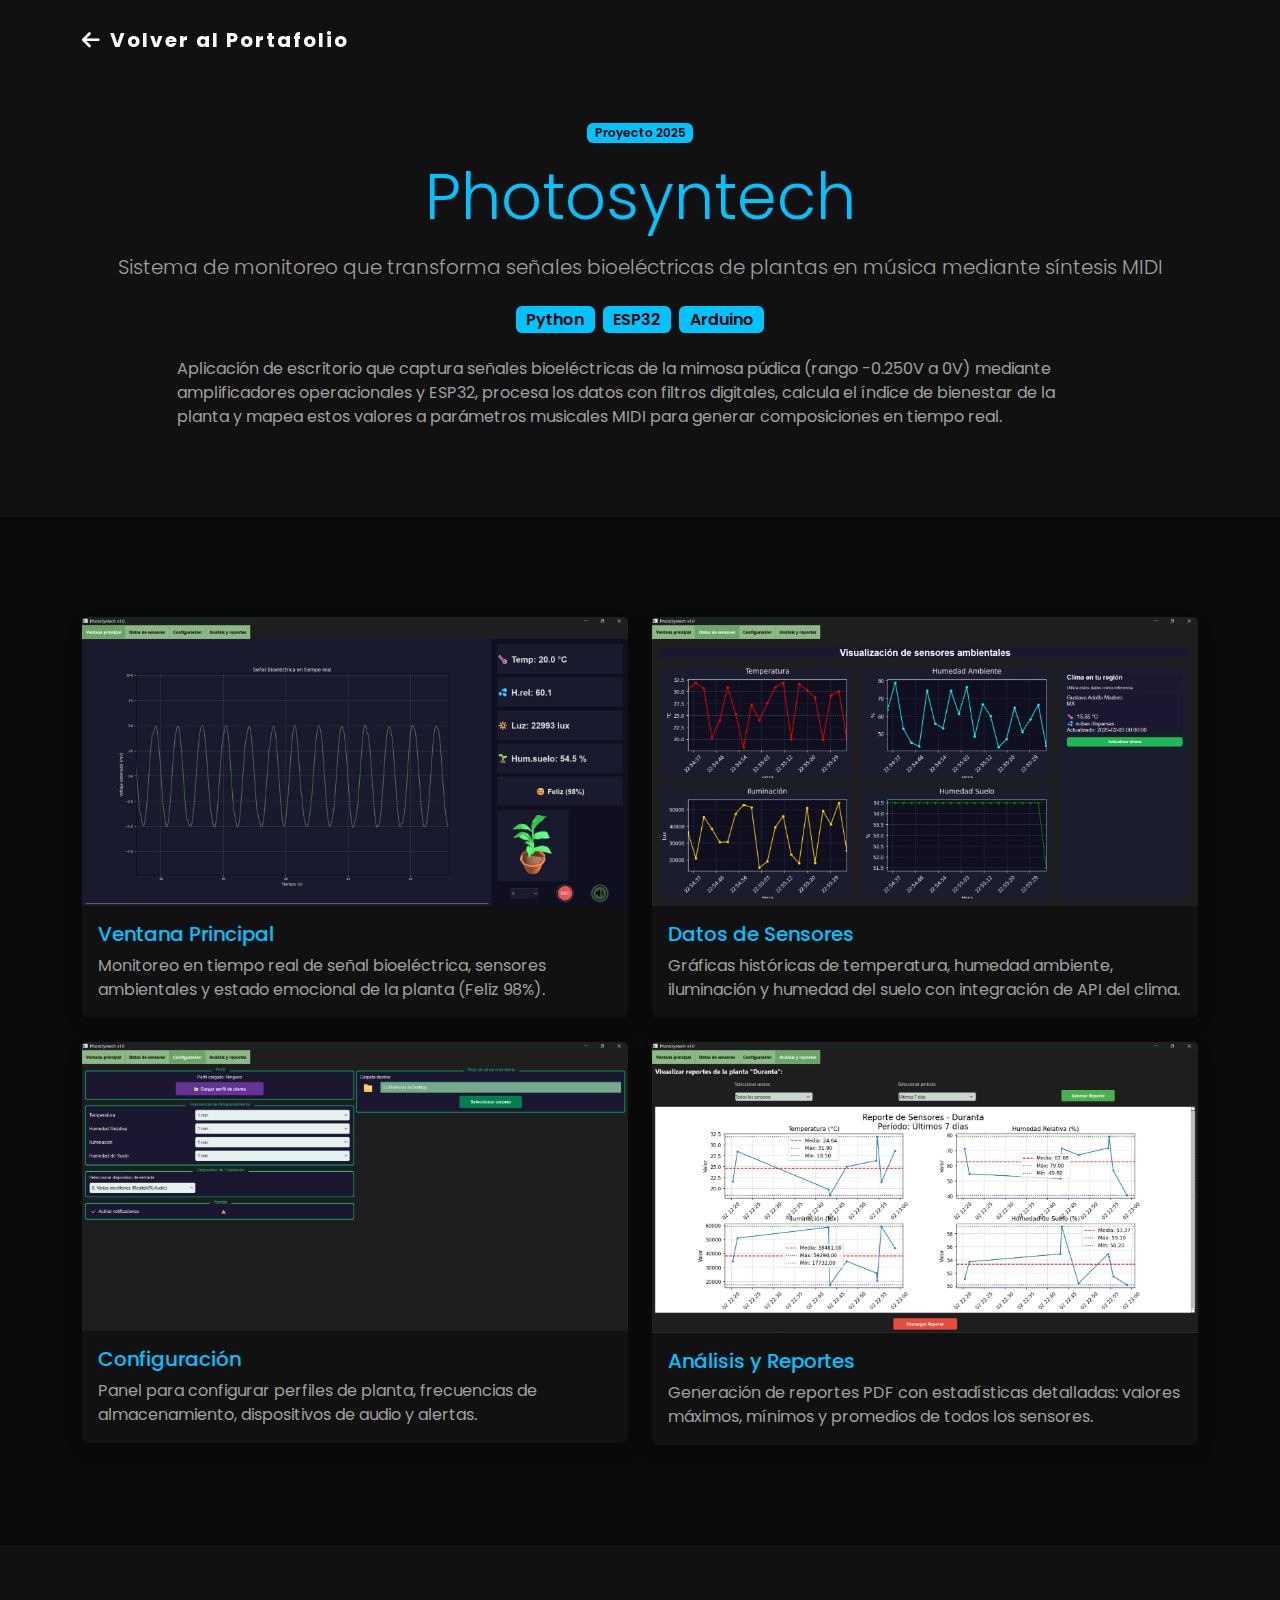
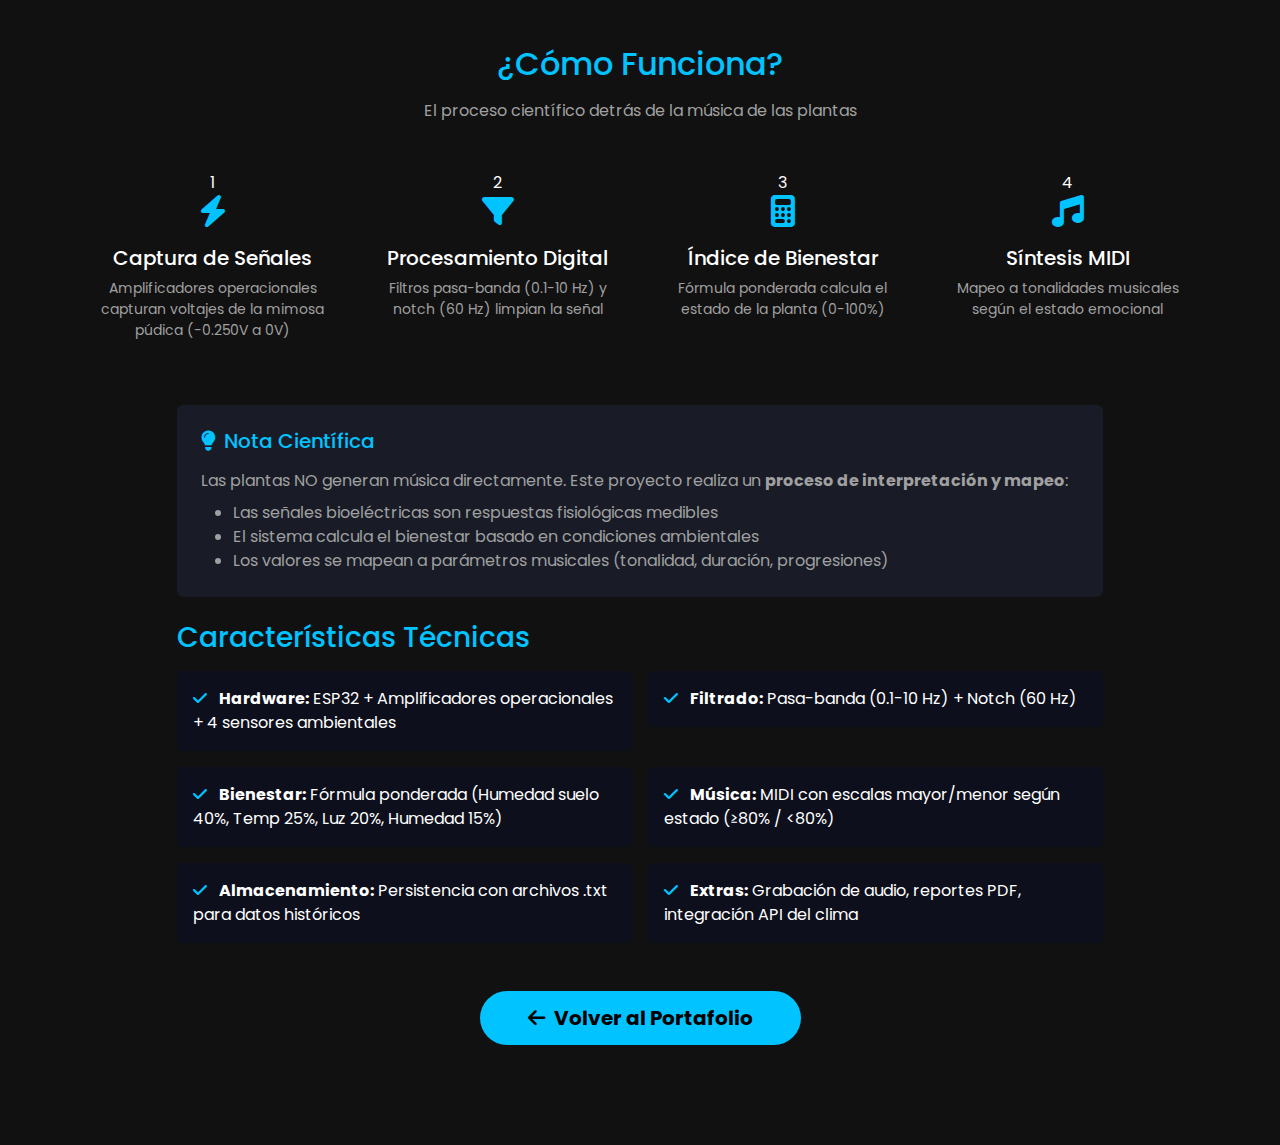
<file: projects/photosyntech/index.html>
<!DOCTYPE html>
<html lang="es">
<head>
    <meta charset="UTF-8">
    <meta name="viewport" content="width=device-width, initial-scale=1.0">
    <title>Photosyntech | Manuel Aguirre</title>
    <link href="https://cdn.jsdelivr.net/npm/bootstrap@5.3.0/dist/css/bootstrap.min.css" rel="stylesheet">
    <link href="https://fonts.googleapis.com/css2?family=Poppins:wght@300;400;600;700&display=swap" rel="stylesheet">
    <link rel="stylesheet" href="https://cdnjs.cloudflare.com/ajax/libs/font-awesome/6.4.0/css/all.min.css">
    <link rel="stylesheet" href="../../css/style.css">
    <link rel="stylesheet" href="../../css/additional-styles.css">
</head>
<body>

    <nav class="navbar navbar-expand-lg navbar-dark fixed-top" id="mainNav">
        <div class="container">
            <a class="navbar-brand fw-bold" href="../../index.html">
                <i class="fas fa-arrow-left me-2"></i>Volver al Portafolio
            </a>
        </div>
    </nav>

    <!-- Hero -->
    <section class="section-padding bg-dark" style="padding-top: 120px; padding-bottom: 3rem;">
        <div class="container">
            <div class="text-center mb-4">
                <span class="badge bg-primary mb-3">Proyecto 2025</span>
                <h1 class="display-3 text-accent mb-3">Photosyntech</h1>
                <p class="lead text-white-50 mb-4">Sistema de monitoreo que transforma señales bioeléctricas de plantas en música mediante síntesis MIDI</p>
                <div class="d-flex justify-content-center flex-wrap gap-2 mb-4">
                    <span class="badge bg-primary fs-6">Python</span>
                    <span class="badge bg-primary fs-6">ESP32</span>
                    <span class="badge bg-primary fs-6">Arduino</span>
                </div>
            </div>
            
            <div class="row mb-4">
                <div class="col-lg-10 mx-auto">
                    <p class="text-white-50">
                        Aplicación de escritorio que captura señales bioeléctricas de la mimosa púdica (rango -0.250V a 0V) mediante amplificadores operacionales y ESP32, procesa los datos con filtros digitales, calcula el índice de bienestar de la planta y mapea estos valores a parámetros musicales MIDI para generar composiciones en tiempo real.
                    </p>
                </div>
            </div>
        </div>
    </section>

    <!-- Galería -->
    <section class="section-padding bg-darker">
        <div class="container">
            <div class="row g-4">
                <div class="col-lg-6">
                    <div class="card bg-dark border-0 shadow">
                        <img src="img/image1.jpeg" alt="Ventana principal" class="card-img-top">
                        <div class="card-body">
                            <h5 class="text-accent">Ventana Principal</h5>
                            <p class="text-white-50 mb-0">Monitoreo en tiempo real de señal bioeléctrica, sensores ambientales y estado emocional de la planta (Feliz 98%).</p>
                        </div>
                    </div>
                </div>
                
                <div class="col-lg-6">
                    <div class="card bg-dark border-0 shadow">
                        <img src="img/image2.jpeg" alt="Datos de sensores" class="card-img-top">
                        <div class="card-body">
                            <h5 class="text-accent">Datos de Sensores</h5>
                            <p class="text-white-50 mb-0">Gráficas históricas de temperatura, humedad ambiente, iluminación y humedad del suelo con integración de API del clima.</p>
                        </div>
                    </div>
                </div>
                
                <div class="col-lg-6">
                    <div class="card bg-dark border-0 shadow">
                        <img src="img/image3.jpeg" alt="Configuración" class="card-img-top">
                        <div class="card-body">
                            <h5 class="text-accent">Configuración</h5>
                            <p class="text-white-50 mb-0">Panel para configurar perfiles de planta, frecuencias de almacenamiento, dispositivos de audio y alertas.</p>
                        </div>
                    </div>
                </div>
                
                <div class="col-lg-6">
                    <div class="card bg-dark border-0 shadow">
                        <img src="img/image4.jpeg" alt="Reportes" class="card-img-top">
                        <div class="card-body">
                            <h5 class="text-accent">Análisis y Reportes</h5>
                            <p class="text-white-50 mb-0">Generación de reportes PDF con estadísticas detalladas: valores máximos, mínimos y promedios de todos los sensores.</p>
                        </div>
                    </div>
                </div>
            </div>
        </div>
    </section>

    <!-- Cómo Funciona -->
    <section class="section-padding bg-dark">
        <div class="container">
            <div class="text-center mb-5">
                <h2 class="text-accent mb-3">¿Cómo Funciona?</h2>
                <p class="text-white-50">El proceso científico detrás de la música de las plantas</p>
            </div>
            
            <div class="row g-4 mb-5">
                <div class="col-md-6 col-lg-3">
                    <div class="process-card text-center">
                        <div class="process-number">1</div>
                        <div class="process-icon mb-3">
                            <i class="fas fa-bolt fa-2x text-accent"></i>
                        </div>
                        <h5>Captura de Señales</h5>
                        <p class="text-white-50 small">Amplificadores operacionales capturan voltajes de la mimosa púdica (-0.250V a 0V)</p>
                    </div>
                </div>
                
                <div class="col-md-6 col-lg-3">
                    <div class="process-card text-center">
                        <div class="process-number">2</div>
                        <div class="process-icon mb-3">
                            <i class="fas fa-filter fa-2x text-accent"></i>
                        </div>
                        <h5>Procesamiento Digital</h5>
                        <p class="text-white-50 small">Filtros pasa-banda (0.1-10 Hz) y notch (60 Hz) limpian la señal</p>
                    </div>
                </div>
                
                <div class="col-md-6 col-lg-3">
                    <div class="process-card text-center">
                        <div class="process-number">3</div>
                        <div class="process-icon mb-3">
                            <i class="fas fa-calculator fa-2x text-accent"></i>
                        </div>
                        <h5>Índice de Bienestar</h5>
                        <p class="text-white-50 small">Fórmula ponderada calcula el estado de la planta (0-100%)</p>
                    </div>
                </div>
                
                <div class="col-md-6 col-lg-3">
                    <div class="process-card text-center">
                        <div class="process-number">4</div>
                        <div class="process-icon mb-3">
                            <i class="fas fa-music fa-2x text-accent"></i>
                        </div>
                        <h5>Síntesis MIDI</h5>
                        <p class="text-white-50 small">Mapeo a tonalidades musicales según el estado emocional</p>
                    </div>
                </div>
            </div>
            
            <div class="row">
                <div class="col-lg-10 mx-auto">
                    <div class="info-box p-4 rounded mb-4" style="background: rgba(102, 126, 234, 0.1); border-left: 4px solid var(--accent-color);">
                        <h5 class="text-accent mb-3"><i class="fas fa-lightbulb me-2"></i>Nota Científica</h5>
                        <p class="text-white-50 mb-2">Las plantas NO generan música directamente. Este proyecto realiza un <strong>proceso de interpretación y mapeo</strong>:</p>
                        <ul class="text-white-50 mb-0">
                            <li>Las señales bioeléctricas son respuestas fisiológicas medibles</li>
                            <li>El sistema calcula el bienestar basado en condiciones ambientales</li>
                            <li>Los valores se mapean a parámetros musicales (tonalidad, duración, progresiones)</li>
                        </ul>
                    </div>
                    
                    <h3 class="text-accent mb-3">Características Técnicas</h3>
                    <div class="row g-3 mb-4">
                        <div class="col-md-6">
                            <div class="feature-item p-3 rounded" style="background: rgba(10, 14, 39, 0.5);">
                                <i class="fas fa-check text-accent me-2"></i>
                                <strong>Hardware:</strong> ESP32 + Amplificadores operacionales + 4 sensores ambientales
                            </div>
                        </div>
                        <div class="col-md-6">
                            <div class="feature-item p-3 rounded" style="background: rgba(10, 14, 39, 0.5);">
                                <i class="fas fa-check text-accent me-2"></i>
                                <strong>Filtrado:</strong> Pasa-banda (0.1-10 Hz) + Notch (60 Hz)
                            </div>
                        </div>
                        <div class="col-md-6">
                            <div class="feature-item p-3 rounded" style="background: rgba(10, 14, 39, 0.5);">
                                <i class="fas fa-check text-accent me-2"></i>
                                <strong>Bienestar:</strong> Fórmula ponderada (Humedad suelo 40%, Temp 25%, Luz 20%, Humedad 15%)
                            </div>
                        </div>
                        <div class="col-md-6">
                            <div class="feature-item p-3 rounded" style="background: rgba(10, 14, 39, 0.5);">
                                <i class="fas fa-check text-accent me-2"></i>
                                <strong>Música:</strong> MIDI con escalas mayor/menor según estado (≥80% / <80%)
                            </div>
                        </div>
                        <div class="col-md-6">
                            <div class="feature-item p-3 rounded" style="background: rgba(10, 14, 39, 0.5);">
                                <i class="fas fa-check text-accent me-2"></i>
                                <strong>Almacenamiento:</strong> Persistencia con archivos .txt para datos históricos
                            </div>
                        </div>
                        <div class="col-md-6">
                            <div class="feature-item p-3 rounded" style="background: rgba(10, 14, 39, 0.5);">
                                <i class="fas fa-check text-accent me-2"></i>
                                <strong>Extras:</strong> Grabación de audio, reportes PDF, integración API del clima
                            </div>
                        </div>
                    </div>
                    
                    <div class="text-center mt-5">
                        <a href="../../index.html" class="btn btn-accent btn-lg px-5">
                            <i class="fas fa-arrow-left me-2"></i>Volver al Portafolio
                        </a>
                    </div>
                </div>
            </div>
        </div>
    </section>

    <script src="https://cdn.jsdelivr.net/npm/bootstrap@5.3.0/dist/js/bootstrap.bundle.min.js"></script>
</body>
</html>
</file>
<file: css/style.css>
/* --- 1. Variables Globales --- */
:root {
    --primary-color: #00c3ff; /* Azul neón principal */
    --dark-bg: #111111;       /* Fondo oscuro principal */
    --darker-bg: #0a0a0a;     /* Fondo oscuro secundario para contraste */
    --text-light: #ffffff;
    --text-muted: #a0a0a0;
    --transition: 0.3s ease-in-out;
}

/* --- 2. Estilos Generales --- */
html {
    scroll-behavior: smooth;
}

body {
    font-family: 'Poppins', sans-serif;
    background-color: var(--dark-bg);
    color: var(--text-light);
    overflow-x: hidden;
    margin: 0;
}

a { 
    text-decoration: none; 
    transition: var(--transition);
}

.section-padding {
    padding: 100px 0;
}

/* Utilitarios de color (usando !important para asegurar que sobrepasen a Bootstrap) */
.bg-dark { background-color: var(--dark-bg) !important; }
.bg-darker { background-color: var(--darker-bg) !important; }
.text-accent { color: var(--primary-color) !important; }
.text-white-50 { color: var(--text-muted) !important; }

/* --- 3. Navegación (Navbar) --- */
#mainNav {
    transition: all 0.4s ease-in-out;
    background-color: transparent;
    padding-top: 20px;
    padding-bottom: 20px;
}

#mainNav.navbar-scrolled {
    background-color: rgba(0, 0, 0, 0.95);
    box-shadow: 0 2px 10px rgba(0,0,0,0.5);
    padding-top: 10px;
    padding-bottom: 10px;
    backdrop-filter: blur(10px);
}

.navbar-brand {
    font-weight: 700;
    letter-spacing: 2px;
}

.nav-link {
    font-weight: 600;
    text-transform: uppercase;
    font-size: 0.9rem;
    letter-spacing: 1px;
}

/* --- 4. Hero Section (Parallax) --- */
.hero-section {
    height: 100vh;
    position: relative;
    /* Unificamos gradiente y parallax */
    background: linear-gradient(rgba(0,0,0,0.65), rgba(0,0,0,0.85)), url('../img/fondo2.jpeg');
    background-size: cover;
    background-position: center center;
    background-attachment: fixed;
    background-repeat: no-repeat;
    display: flex;
    align-items: center;
    justify-content: center;
}

.hero-content {
    z-index: 2;
}

.hero-subtitle {
    font-size: 1.2rem;
    font-weight: 600;
    letter-spacing: 3px;
    color: var(--primary-color);
    margin-bottom: 20px;
}

.hero-title {
    font-size: clamp(3rem, 8vw, 5rem); /* Se ajusta según el tamaño de pantalla */
    font-weight: 700;
    margin-bottom: 20px;
}

.hero-description {
    font-size: 1.5rem;
    color: var(--text-muted);
}

/* --- 5. Redes Sociales --- */
.social-links a {
    display: inline-flex;
    align-items: center;
    justify-content: center;
    width: 50px;
    height: 50px;
    background: rgba(255, 255, 255, 0.05);
    color: #fff;
    border-radius: 50%;
    margin: 0 10px;
    font-size: 1.3rem;
    border: 1px solid rgba(255, 255, 255, 0.1);
    transition: var(--transition);
}

.social-links a:hover {
    background: var(--primary-color);
    color: #000;
    transform: translateY(-5px);
    box-shadow: 0 5px 15px rgba(0, 195, 255, 0.4);
}

/* --- 6. Componentes de UI (Botones, Títulos, Tags) --- */
.btn-accent {
    background-color: var(--primary-color);
    color: #000;
    font-weight: 700;
    border: none;
    padding: 12px 30px;
    border-radius: 50px;
    transition: var(--transition);
}

.btn-accent:hover {
    background-color: #fff;
    color: var(--primary-color);
    transform: translateY(-3px) scale(1.05);
}

.btn-outline-light {
    border-radius: 50px;
    font-weight: 700;
    padding: 12px 30px;
    border: 2px solid #fff;
    transition: var(--transition);
}

.btn-outline-light:hover {
    background-color: #fff;
    color: #000;
}

.section-title {
    font-weight: 700;
    text-transform: uppercase;
    letter-spacing: 2px;
    position: relative;
    display: inline-block;
    padding-bottom: 15px;
}

.section-title::after {
    content: '';
    position: absolute;
    width: 60px;
    height: 3px;
    background: var(--primary-color);
    bottom: 0;
    left: 50%;
    transform: translateX(-50%);
}

.tech-tag {
    background: rgba(0, 195, 255, 0.1);
    color: var(--primary-color);
    padding: 5px 15px;
    border-radius: 20px;
    font-size: 0.85rem;
    border: 1px solid rgba(0, 195, 255, 0.2);
    font-weight: 600;
    display: inline-block;
}

/* --- 7. Cards (Proyectos, Servicios, Enfoque) --- */
.project-card, .service-card, .focus-card {
    background-color: #1a1a1a;
    padding: 40px;
    border-radius: 20px;
    transition: transform 0.3s ease, border-color 0.3s ease;
    border: 1px solid #333;
    height: 100%;
}

.project-card:hover, .service-card:hover, .focus-card:hover {
    transform: translateY(-10px);
    border-color: var(--primary-color);
}

.icon-circle {
    width: 70px;
    height: 70px;
    background: var(--primary-color);
    color: #000;
    border-radius: 50%;
    display: flex;
    align-items: center;
    justify-content: center;
    margin: 0 auto 20px;
    font-size: 1.8rem;
}

.badge.bg-primary {
    background-color: var(--primary-color) !important;
    color: #000;
    font-weight: 600;
}

/* --- 8. Testimonios & Footer --- */
.testimonial-img {
    width: 120px;
    height: 120px;
    background: #333;
    border-radius: 50%;
    border: 3px solid var(--primary-color);
    overflow: hidden;
    display: flex;
    align-items: center;
    justify-content: center;
}

.testimonial-img img {
    width: 100%;
    height: 100%;
    object-fit: cover;
    object-position: center;
}

.carousel-item {
    padding: 40px 0;
}

footer {
    background-color: #000;
    border-top: 1px solid #222;
    padding: 40px 0;
}
</file>
<file: css/additional-styles.css>
/* --- Estilos adicionales para las mejoras de la página --- */

/* --- About Detail Cards --- */
.about-image-wrapper {
    display: flex;
    justify-content: center;
    align-items: center;
}

.about-image {
    position: relative;
    max-width: 400px;
    width: 100%;
    border-radius: 20px;
    overflow: hidden;
    transition: transform 0.3s ease;
}

.about-image:hover {
    transform: scale(1.02);
}

.about-image img {
    width: 100%;
    height: auto;
    display: block;
    object-fit: cover;
}

.about-stats .stat-item {
    text-align: center;
}

.about-stats h4 {
    font-size: 2rem;
    font-weight: 700;
}

#acerca h3 {
    font-size: 2rem;
    font-weight: 700;
}

/* Fallback si no hay imagen */
.about-image:empty::after {
    content: '';
    display: block;
    padding-bottom: 100%;
    background: linear-gradient(135deg, rgba(0, 195, 255, 0.1) 0%, rgba(0, 195, 255, 0.05) 100%);
}

.about-detail-card {
    background: rgba(255, 255, 255, 0.03);
    padding: 25px;
    border-radius: 15px;
    border: 1px solid rgba(255, 255, 255, 0.05);
    height: 100%;
    transition: all 0.3s ease;
}

.about-detail-card:hover {
    background: rgba(0, 195, 255, 0.05);
    border-color: rgba(0, 195, 255, 0.2);
    transform: translateY(-5px);
}

.about-detail-card h4 {
    font-size: 1.2rem;
    margin-bottom: 0;
}

/* --- Project Showcase Design --- */
.project-showcase {
    position: relative;
    background: rgba(255, 255, 255, 0.02);
    border-radius: 20px;
    overflow: hidden;
    transition: all 0.4s cubic-bezier(0.4, 0, 0.2, 1);
    border: 1px solid rgba(255, 255, 255, 0.05);
}

.project-showcase:hover {
    transform: translateY(-5px);
    box-shadow: 0 20px 60px rgba(0, 195, 255, 0.15);
    border-color: rgba(0, 195, 255, 0.3);
}

.project-link {
    text-decoration: none;
    color: inherit;
    display: block;
}

.project-preview {
    position: relative;
    aspect-ratio: 16/10;
    overflow: hidden;
    background: linear-gradient(135deg, rgba(0, 195, 255, 0.08) 0%, rgba(0, 195, 255, 0.02) 100%);
}

.project-preview-image {
    width: 100%;
    height: 100%;
    object-fit: cover;
    display: block;
    transition: transform 0.3s ease;
}

.project-showcase:hover .project-preview-image {
    transform: scale(1.02);
}

.project-preview-placeholder {
    display: flex;
    flex-direction: column;
    align-items: center;
    justify-content: center;
    height: 100%;
    color: rgba(255, 255, 255, 0.3);
    transition: all 0.4s ease;
}

.project-preview-placeholder i {
    transition: transform 0.4s ease;
}

.project-showcase:hover .project-preview-placeholder i {
    transform: scale(1.1);
    color: rgba(0, 195, 255, 0.6);
}

.project-overlay {
    position: absolute;
    top: 0;
    left: 0;
    right: 0;
    bottom: 0;
    background: rgba(0, 195, 255, 0.9);
    display: flex;
    align-items: center;
    justify-content: center;
    opacity: 0;
    transition: opacity 0.4s ease;
}

.project-showcase:hover .project-overlay {
    opacity: 1;
}

.view-project-text {
    color: white;
    font-size: 1.1rem;
    font-weight: 600;
    text-transform: uppercase;
    letter-spacing: 1px;
    transform: translateY(10px);
    transition: transform 0.4s ease;
}

.project-showcase:hover .view-project-text {
    transform: translateY(0);
}

.project-info {
    padding: 40px 35px;
    position: relative;
}

.project-number {
    position: absolute;
    top: 20px;
    right: 35px;
    font-size: 5rem;
    font-weight: 900;
    color: rgba(0, 195, 255, 0.08);
    line-height: 1;
    font-family: 'Poppins', sans-serif;
}

.project-title {
    font-size: 2rem;
    font-weight: 700;
    color: #fff;
    margin-bottom: 15px;
    transition: color 0.3s ease;
}

.project-showcase:hover .project-title {
    color: #00c3ff;
}

.project-meta {
    display: flex;
    flex-wrap: wrap;
    font-size: 0.9rem;
    color: rgba(255, 255, 255, 0.5);
}

.project-year, .project-category {
    display: inline-flex;
    align-items: center;
}

.project-description {
    color: rgba(255, 255, 255, 0.75);
    line-height: 1.7;
    margin-bottom: 20px;
}

.project-tech {
    display: flex;
    flex-wrap: wrap;
    gap: 8px;
}

.tech-tag-minimal {
    display: inline-block;
    padding: 5px 12px;
    background: rgba(0, 195, 255, 0.1);
    color: #00c3ff;
    border-radius: 20px;
    font-size: 0.85rem;
    border: 1px solid rgba(0, 195, 255, 0.2);
    transition: all 0.3s ease;
}

.tech-tag-minimal:hover {
    background: rgba(0, 195, 255, 0.2);
    border-color: rgba(0, 195, 255, 0.4);
}

.project-highlights {
    margin-top: 20px;
}

.highlight-item {
    color: rgba(255, 255, 255, 0.7);
    font-size: 0.9rem;
    margin-bottom: 8px;
    display: flex;
    align-items: center;
}

.highlight-item i {
    color: #00c3ff;
}

/* Project Action Buttons */
.project-actions-buttons {
    display: flex;
    gap: 12px;
    flex-wrap: wrap;
}

.project-btn-action {
    flex: 1;
    min-width: 140px;
    display: inline-flex;
    align-items: center;
    justify-content: center;
    padding: 12px 24px;
    background: rgba(255, 255, 255, 0.05);
    border: 2px solid rgba(255, 255, 255, 0.15);
    border-radius: 10px;
    color: #fff;
    text-decoration: none;
    font-size: 0.95rem;
    font-weight: 600;
    transition: all 0.3s ease;
}

.project-btn-action:hover {
    background: rgba(255, 255, 255, 0.1);
    border-color: rgba(255, 255, 255, 0.3);
    transform: translateY(-2px);
    box-shadow: 0 8px 20px rgba(0, 0, 0, 0.2);
}

.project-btn-action.project-btn-primary {
    background: rgba(0, 195, 255, 0.15);
    border-color: rgba(0, 195, 255, 0.4);
    color: #00c3ff;
}

.project-btn-action.project-btn-primary:hover {
    background: rgba(0, 195, 255, 0.25);
    border-color: #00c3ff;
    color: #fff;
    box-shadow: 0 8px 20px rgba(0, 0, 0, 0.2);
}

.project-btn-action i {
    font-size: 1rem;
}


/* Alternating layout for even projects */
.project-showcase:nth-child(odd) .project-info {
    text-align: left;
}

.project-showcase:nth-child(even) .project-info {
    text-align: right;
}

.project-showcase:nth-child(even) .project-number {
    left: 35px;
    right: auto;
}

.project-showcase:nth-child(even) .project-tech {
    justify-content: flex-end;
}

.project-showcase:nth-child(even) .highlight-item {
    flex-direction: row-reverse;
}

.project-showcase:nth-child(even) .highlight-item i {
    margin-left: 8px;
    margin-right: 0;
}

/* Responsive Design */
@media (max-width: 991px) {
    .project-showcase:nth-child(even) .project-info {
        text-align: left;
    }
    
    .project-showcase:nth-child(even) .project-number {
        left: auto;
        right: 35px;
    }
    
    .project-showcase:nth-child(even) .project-tech {
        justify-content: flex-start;
    }
    
    .project-showcase:nth-child(even) .highlight-item {
        flex-direction: row;
    }
    
    .project-showcase:nth-child(even) .highlight-item i {
        margin-left: 0;
        margin-right: 8px;
    }
    
    .project-info {
        padding: 30px 25px;
    }
    
    .project-number {
        font-size: 3.5rem;
        right: 25px;
    }
    
    .project-title {
        font-size: 1.6rem;
    }
    
    .project-actions-buttons {
        justify-content: flex-start;
    }
    
    .project-btn-action {
        flex: 1 1 auto;
        min-width: 130px;
    }
}

/* --- Contact Section --- */
.contact-info-card {
    padding: 30px 20px;
    background: rgba(255, 255, 255, 0.03);
    border-radius: 15px;
    border: 1px solid rgba(255, 255, 255, 0.05);
    transition: all 0.3s ease;
    height: 100%;
}

.contact-info-card:hover {
    background: rgba(0, 195, 255, 0.05);
    border-color: #00c3ff;
    transform: translateY(-5px);
}

.contact-info-card h5 {
    color: #ffffff;
    font-weight: 600;
}

.contact-info-card a {
    word-break: break-all;
    font-size: 0.95rem;
}

.availability-banner {
    background: rgba(0, 195, 255, 0.1);
    padding: 20px;
    border-radius: 10px;
    border: 1px solid rgba(0, 195, 255, 0.3);
}

/* --- Footer Enhancement --- */
footer {
    padding: 50px 0 20px !important;
}

.footer-links li {
    margin-bottom: 10px;
}

.footer-links a {
    transition: all 0.3s ease;
    display: inline-block;
}

.footer-links a:hover {
    color: #00c3ff !important;
    transform: translateX(5px);
}

.social-links-footer {
    display: flex;
    gap: 15px;
}

.social-links-footer a {
    display: inline-flex;
    align-items: center;
    justify-content: center;
    width: 45px;
    height: 45px;
    background: rgba(255, 255, 255, 0.05);
    color: #fff;
    border-radius: 50%;
    font-size: 1.2rem;
    border: 1px solid rgba(255, 255, 255, 0.1);
    transition: 0.3s ease-in-out;
}

.social-links-footer a:hover {
    background: #00c3ff;
    color: #000;
    transform: translateY(-3px);
    box-shadow: 0 5px 15px rgba(0, 195, 255, 0.4);
}

footer hr {
    opacity: 0.1;
}

/* --- Service Cards Improvement --- */
.service-card p {
    line-height: 1.7;
}

.service-card .badge {
    font-size: 0.75rem;
    padding: 5px 10px;
}

/* --- Tech Stack Icons Grid --- */
.tech-category {
    margin-bottom: 2rem;
}

.tech-icons-grid {
    display: grid;
    grid-template-columns: repeat(auto-fit, minmax(85px, 1fr));
    gap: 12px;
    margin-top: 15px;
}

.tech-icon-item {
    display: flex;
    flex-direction: column;
    align-items: center;
    justify-content: center;
    padding: 12px 8px;
    background: rgba(255, 255, 255, 0.03);
    border-radius: 10px;
    border: 1px solid rgba(255, 255, 255, 0.05);
    transition: all 0.3s ease;
    text-align: center;
    cursor: pointer;
}

.tech-icon-item:hover {
    background: rgba(255, 255, 255, 0.08);
    border-color: #00c3ff;
    transform: translateY(-5px);
    box-shadow: 0 8px 20px rgba(0, 195, 255, 0.2);
}

.tech-icon-item i {
    font-size: 2.5rem;
    margin-bottom: 8px;
    transition: transform 0.3s ease;
}

.tech-icon-item:hover i {
    transform: scale(1.1);
}

.tech-icon-item span {
    font-size: 0.75rem;
    font-weight: 600;
    color: #fff;
    margin-top: 2px;
    line-height: 1.2;
}

/* Responsive adjustments for tech icons */
@media (max-width: 768px) {
    .tech-icons-grid {
        grid-template-columns: repeat(auto-fit, minmax(75px, 1fr));
        gap: 10px;
    }
    
    .tech-icon-item i {
        font-size: 2rem;
    }
    
    .tech-icon-item {
        padding: 10px 6px;
    }
    
    .tech-icon-item span {
        font-size: 0.7rem;
    }
}

@media (max-width: 576px) {
    .tech-icons-grid {
        grid-template-columns: repeat(4, 1fr);
        gap: 8px;
    }
    
    .tech-icon-item {
        padding: 8px 5px;
    }
    
    .tech-icon-item i {
        font-size: 1.8rem;
    }
}

/* --- Testimonials Styles --- */
.testimonial-content {
    max-width: 700px;
    margin: 0 auto;
    padding: 0 40px;
}

.testimonial-content p {
    font-size: 1rem !important;
    line-height: 1.6;
}

@media (max-width: 768px) {
    .testimonial-content {
        max-width: 90%;
        padding: 0 20px;
    }
    
    .testimonial-content p {
        font-size: 0.9rem !important;
    }
}
</file>
